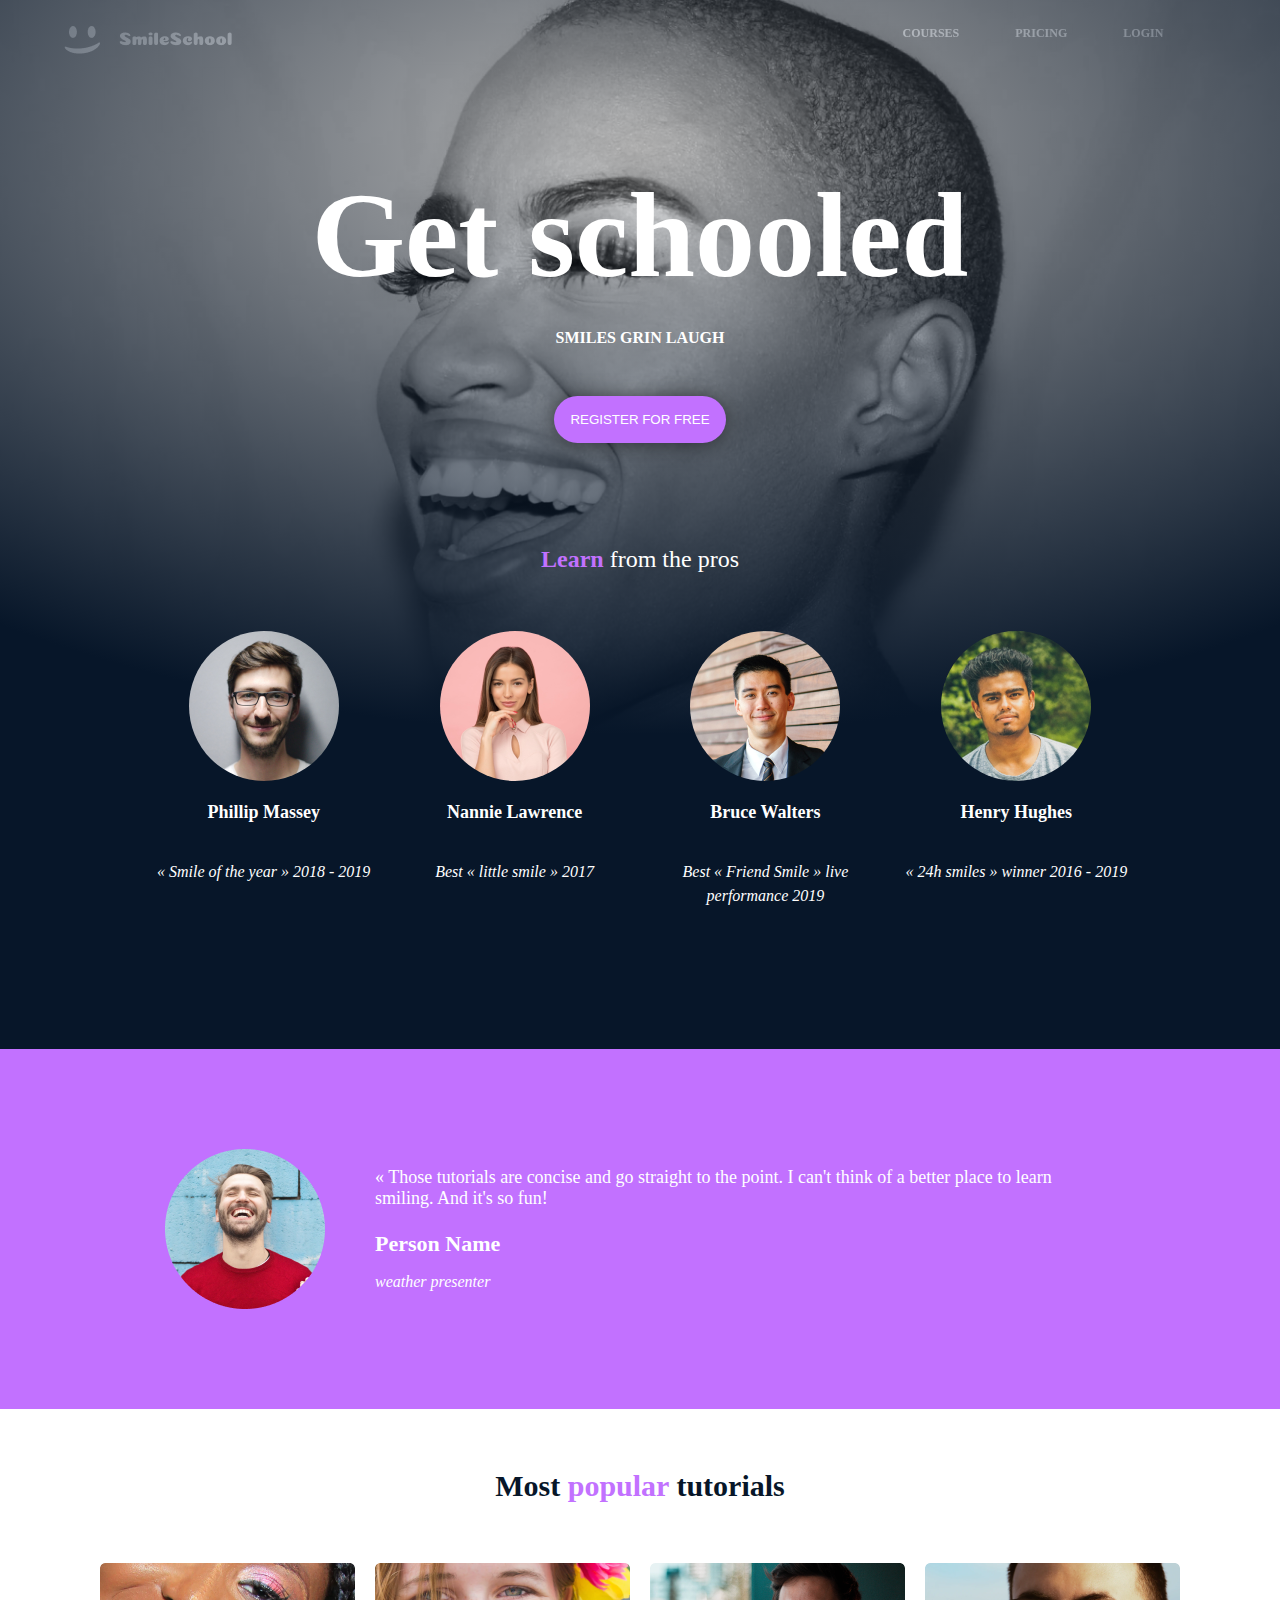
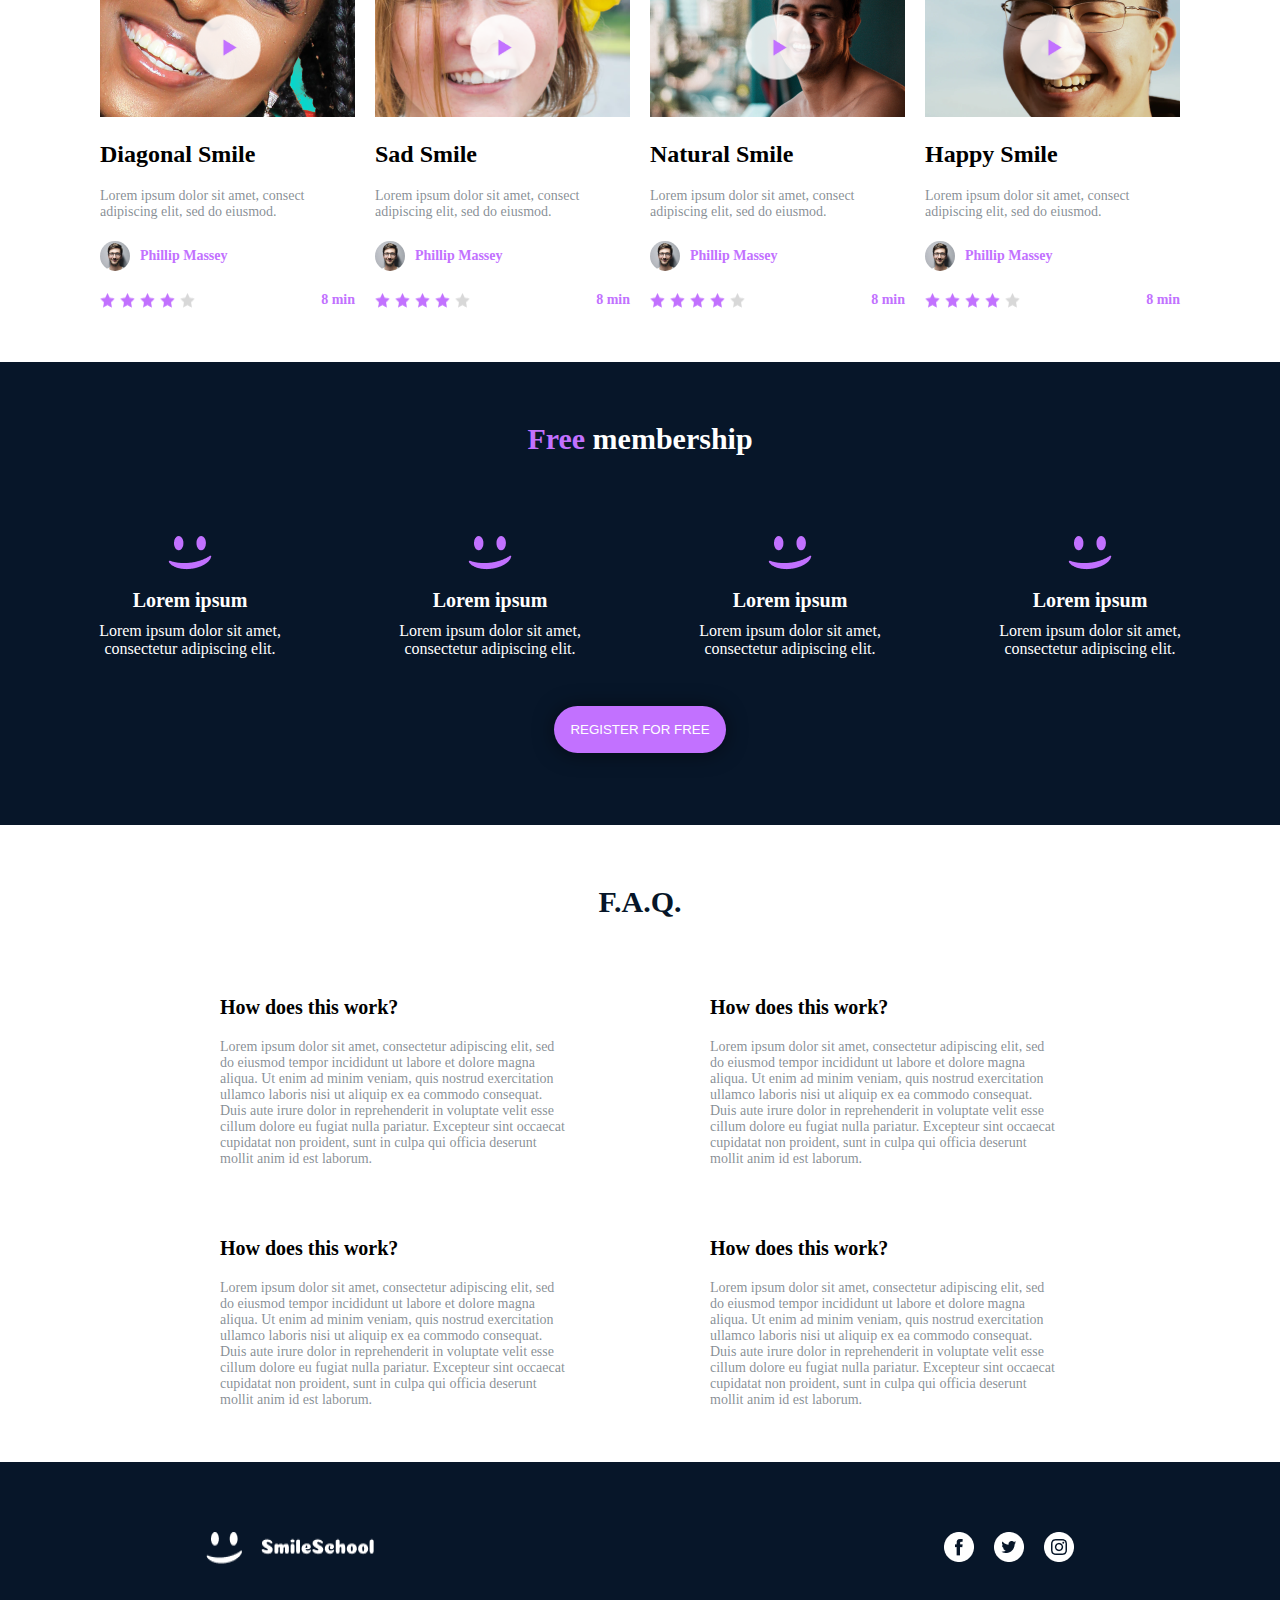
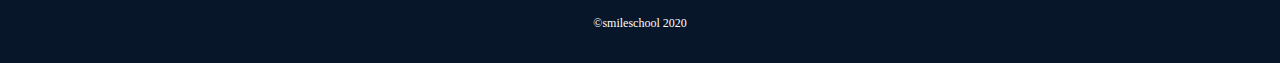
<file: css_advanced/index.html>
<!DOCTYPE html>
<html lang="en">
  <head>
    <meta charset="UTF-8" />
    <meta name="viewport" content="width=device-width, initial-scale=1.0" />
    <title>Smile School Homepage</title>
    <link rel="stylesheet" href="styles.css" />
  </head>

  <body>
    <header>
      <div>
        <a href="index.html">
          <img src="./images/logo.png" class="logo" alt="smile logo" />
        </a>
      </div>
      <div class="nav-links">
        <a href="courses.html">COURSES</a>
        <a href="pricing.html">PRICING</a>
        <a href="login.html">LOGIN</a>
      </div>
    </header>
    <main>
      <!-- banner section -->
      <section class="banner">
        <div class="banner__learn">
          <h1>Get schooled</h1>
          <p>SMILES GRIN LAUGH</p>
          <button>REGISTER FOR FREE</button>
        </div>
        <div class="banner__courses">
          <h2><span class="dcolor">Learn</span> from the pros</h2>
          <div class="banner__courses__cards__container">
            <div class="banner__courses__card">
              <img src="./images/philip.png" alt="profile" />
              <h3>Phillip Massey</h3>
              <p>« Smile of the year » 2018 - 2019</p>
            </div>
            <div class="banner__courses__card">
              <img src="./images/nannie.png" alt="profile" />
              <h3>Nannie Lawrence</h3>
              <p>Best « little smile » 2017</p>
            </div>
            <div class="banner__courses__card">
              <img src="./images/bruce.png" alt="profile" />
              <h3>Bruce Walters</h3>
              <p>Best « Friend Smile » live performance 2019</p>
            </div>
            <div class="banner__courses__card">
              <img src="./images/henry.png" alt="profile" />
              <h3>Henry Hughes</h3>
              <p>« 24h smiles » winner 2016 - 2019</p>
            </div>
          </div>
        </div>
      </section>
      <!-- quote section -->
      <section class="quotes">
        <div class="quotes__inner">
          <img src="./images/avatar.png" alt="avatar" />
          <div>
            <blockquote>
              « Those tutorials are concise and go straight to the point. I
              can't think of a better place to learn smiling. And it's so fun!
            </blockquote>
            <p class="names">Person Name</p>
            <p class="presenter">weather presenter</p>
          </div>
        </div>
      </section>
      <!-- videos section -->
      <section class="videos">
        <h1>Most <span class="dcolor">popular</span> tutorials</h1>
        <div class="videos__inner">
          <div>
            <div class="preview">
              <img
                src="./images/preview_diag.png"
                alt="Preview"
                class="preview__image"
              />
              <img src="./images/play.png" alt="play" class="play__button" />
            </div>
            <h2>Diagonal Smile</h2>
            <p>
              Lorem ipsum dolor sit amet, consect adipiscing elit, sed do
              eiusmod.
            </p>
            <div class="profile">
              <img src="./images/philip_sm.png" alt="profile" />
              <h3>Phillip Massey</h3>
            </div>
            <div class="ratings">
              <!-- star ratings -->
              <div>
                <img src="./images/Star_1.png" alt="Star" />
                <img src="./images/Star_1.png" alt="Star" />
                <img src="./images/Star_1.png" alt="Star" />
                <img src="./images/Star_1.png" alt="Star" />
                <img src="./images/Star_5.png" alt="Star" />
              </div>
              <p>8 min</p>
            </div>
          </div>

          <div>
            <div class="preview">
              <img
                src="./images/preview_sad.png"
                alt="Preview"
                class="preview__image"
              />
              <img src="./images/play.png" alt="play" class="play__button" />
            </div>
            <h2>Sad Smile</h2>
            <p>
              Lorem ipsum dolor sit amet, consect adipiscing elit, sed do
              eiusmod.
            </p>
            <div class="profile">
              <img src="./images/philip_sm.png" alt="profile" />
              <h3>Phillip Massey</h3>
            </div>
            <div class="ratings">
              <!-- star ratings -->
              <div>
                <img src="./images/Star_1.png" alt="Star" />
                <img src="./images/Star_1.png" alt="Star" />
                <img src="./images/Star_1.png" alt="Star" />
                <img src="./images/Star_1.png" alt="Star" />
                <img src="./images/Star_5.png" alt="Star" />
              </div>
              <p>8 min</p>
            </div>
          </div>

          <div>
            <div class="preview">
              <img
                src="./images/preview_nat.png"
                alt="Preview"
                class="preview__image"
              />
              <img src="./images/play.png" alt="play" class="play__button" />
            </div>
            <h2>Natural Smile</h2>
            <p>
              Lorem ipsum dolor sit amet, consect adipiscing elit, sed do
              eiusmod.
            </p>
            <div class="profile">
              <img src="./images/philip_sm.png" alt="profile" />
              <h3>Phillip Massey</h3>
            </div>
            <div class="ratings">
              <!-- star ratings -->
              <div>
                <img src="./images/Star_1.png" alt="Star" />
                <img src="./images/Star_1.png" alt="Star" />
                <img src="./images/Star_1.png" alt="Star" />
                <img src="./images/Star_1.png" alt="Star" />
                <img src="./images/Star_5.png" alt="Star" />
              </div>
              <p>8 min</p>
            </div>
          </div>

          <div>
            <div class="preview">
              <img
                src="./images/preview_hap.png"
                alt="Preview"
                class="preview__image"
              />
              <img src="./images/play.png" alt="play" class="play__button" />
            </div>
            <h2>Happy Smile</h2>
            <p>
              Lorem ipsum dolor sit amet, consect adipiscing elit, sed do
              eiusmod.
            </p>
            <div class="profile">
              <img src="./images/philip_sm.png" alt="profile" />
              <h3>Phillip Massey</h3>
            </div>
            <div class="ratings">
              <!-- star ratings -->
              <div>
                <img src="./images/Star_1.png" alt="Star" />
                <img src="./images/Star_1.png" alt="Star" />
                <img src="./images/Star_1.png" alt="Star" />
                <img src="./images/Star_1.png" alt="Star" />
                <img src="./images/Star_5.png" alt="Star" />
              </div>
              <p>8 min</p>
            </div>
          </div>
        </div>
      </section>
      <!-- membership section -->
      <section class="membership">
        <h1><span class="active">Free</span> membership</h1>
        <div class="row">
          <div>
            <img src="./images/smile.png" alt="teacher1" />
            <h2>Lorem ipsum</h2>
            <p>Lorem ipsum dolor sit amet, consectetur adipiscing elit.</p>
          </div>

          <div>
            <img src="./images/smile.png" alt="smile" />
            <h2>Lorem ipsum</h2>
            <p>Lorem ipsum dolor sit amet, consectetur adipiscing elit.</p>
          </div>

          <div>
            <img src="./images/smile.png" alt="smile" />
            <h2>Lorem ipsum</h2>
            <p>Lorem ipsum dolor sit amet, consectetur adipiscing elit.</p>
          </div>

          <div>
            <img src="./images/smile.png" alt="smile" />
            <h2>Lorem ipsum</h2>
            <p>Lorem ipsum dolor sit amet, consectetur adipiscing elit.</p>
          </div>
        </div>
        <button>REGISTER FOR FREE</button>
      </section>
      <!-- FAQ section -->
      <section class="faq">
        <h1>F.A.Q.</h1>
        <div class="faq__inner">
          <div>
            <div>
              <h2>How does this work?</h2>
              <p>
                Lorem ipsum dolor sit amet, consectetur adipiscing elit, sed do
                eiusmod tempor incididunt ut labore et dolore magna aliqua. Ut
                enim ad minim veniam, quis nostrud exercitation ullamco laboris
                nisi ut aliquip ex ea commodo consequat. Duis aute irure dolor
                in reprehenderit in voluptate velit esse cillum dolore eu fugiat
                nulla pariatur. Excepteur sint occaecat cupidatat non proident,
                sunt in culpa qui officia deserunt mollit anim id est laborum.
              </p>
            </div>
            <div>
              <h2>How does this work?</h2>
              <p>
                Lorem ipsum dolor sit amet, consectetur adipiscing elit, sed do
                eiusmod tempor incididunt ut labore et dolore magna aliqua. Ut
                enim ad minim veniam, quis nostrud exercitation ullamco laboris
                nisi ut aliquip ex ea commodo consequat. Duis aute irure dolor
                in reprehenderit in voluptate velit esse cillum dolore eu fugiat
                nulla pariatur. Excepteur sint occaecat cupidatat non proident,
                sunt in culpa qui officia deserunt mollit anim id est laborum.
              </p>
            </div>
          </div>
          <div>
            <div>
              <h2>How does this work?</h2>
              <p>
                Lorem ipsum dolor sit amet, consectetur adipiscing elit, sed do
                eiusmod tempor incididunt ut labore et dolore magna aliqua. Ut
                enim ad minim veniam, quis nostrud exercitation ullamco laboris
                nisi ut aliquip ex ea commodo consequat. Duis aute irure dolor
                in reprehenderit in voluptate velit esse cillum dolore eu fugiat
                nulla pariatur. Excepteur sint occaecat cupidatat non proident,
                sunt in culpa qui officia deserunt mollit anim id est laborum.
              </p>
            </div>
            <div>
              <h2>How does this work?</h2>
              <p>
                Lorem ipsum dolor sit amet, consectetur adipiscing elit, sed do
                eiusmod tempor incididunt ut labore et dolore magna aliqua. Ut
                enim ad minim veniam, quis nostrud exercitation ullamco laboris
                nisi ut aliquip ex ea commodo consequat. Duis aute irure dolor
                in reprehenderit in voluptate velit esse cillum dolore eu fugiat
                nulla pariatur. Excepteur sint occaecat cupidatat non proident,
                sunt in culpa qui officia deserunt mollit anim id est laborum.
              </p>
            </div>
          </div>
        </div>
      </section>
    </main>
    <footer>
      <div class="footer__inner">
        <div>
          <img src="./images/logo.png" alt="logo" />
          <div>
            <!-- social image links -->
            <a href="#"><img src="./images/Facebook.png" alt="Facebook" /></a>
            <a href="#"><img src="./images/Twitter.png" alt="Twitter" /></a>
            <a href="#"><img src="./images/Instagram.png" alt="Instagram" /></a>
          </div>
        </div>
        <p>©smileschool 2020</p>
      </div>
    </footer>
  </body>
</html>
</file>
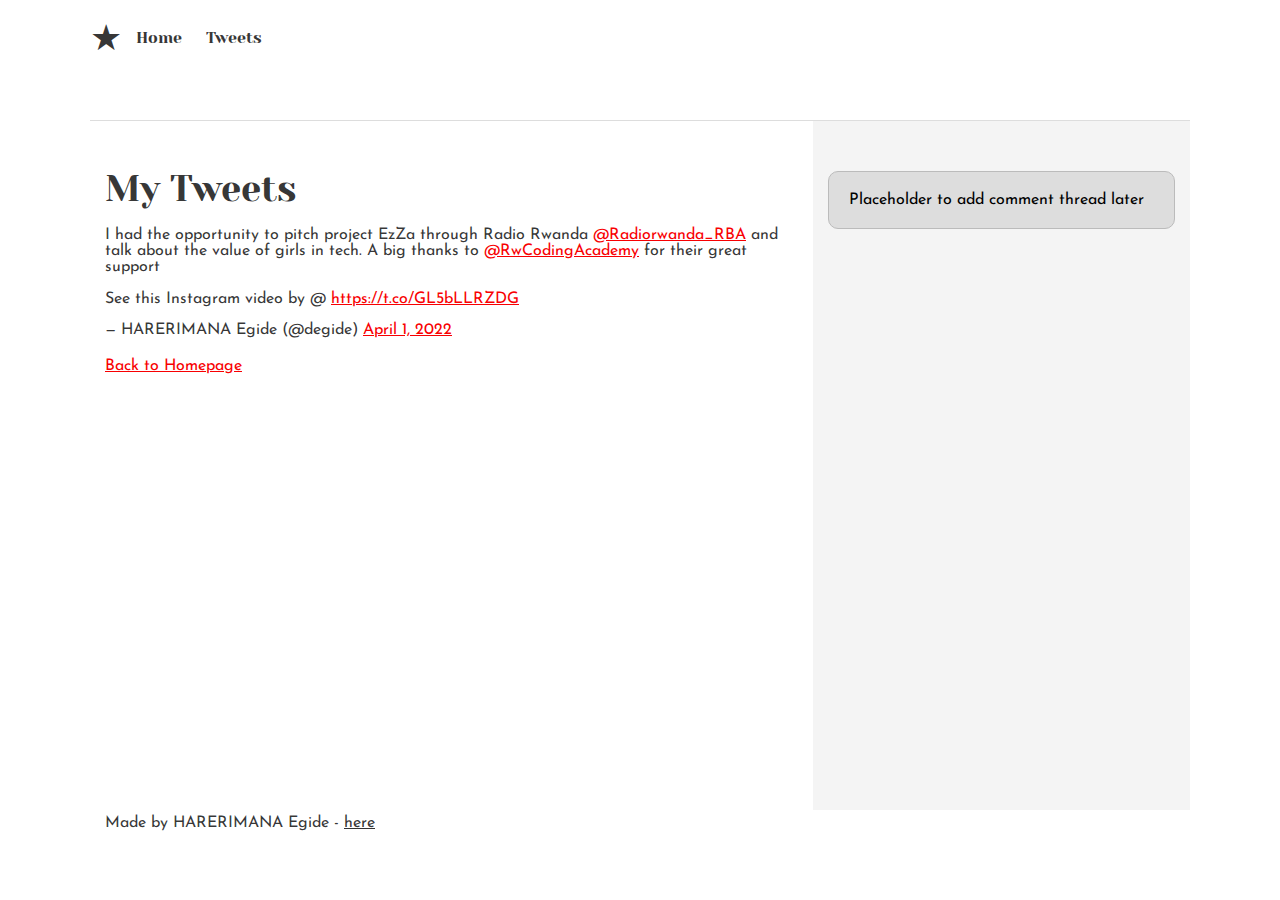
<file: css_basic/tweets.html>
<!DOCTYPE html>
<html lang="en">
  <head>
    <meta charset="UTF-8" />
    <meta name="viewport" content="width=device-width, initial-scale=1.0" />
    <title>Tweets</title>
    <link href="base.css" rel="stylesheet" />
    <link href="styles.css" rel="stylesheet" />
  </head>

  <body class="works_on_smartphone">
    <header>
      <ul>
        <li class="logo">&#9733;</li>
        <li><a href="index.html">Home</a></li>
        <li><a href="tweets.html">Tweets</a></li>
      </ul>
    </header>
    <main>
      <article>
        <h1>My Tweets</h1>

        <blockquote class="twitter-tweet">
          <p lang="en" dir="ltr">
            I had the opportunity to pitch project EzZa through Radio Rwanda
            <a href="https://twitter.com/Radiorwanda_RBA?ref_src=twsrc%5Etfw"
              >@Radiorwanda_RBA</a
            >
            and talk about the value of girls in tech. A big thanks to
            <a href="https://twitter.com/RwCodingAcademy?ref_src=twsrc%5Etfw"
              >@RwCodingAcademy</a
            >
            for their great support<br /><br />See this Instagram video by @
            <a href="https://t.co/GL5bLLRZDG">https://t.co/GL5bLLRZDG</a>
          </p>
          &mdash; HARERIMANA Egide (@degide)
          <a
            href="https://twitter.com/IrakozeLoraine/status/1509937540215853064?ref_src=twsrc%5Etfw"
            >April 1, 2022</a
          >
        </blockquote>
        <script
          async
          src="https://platform.twitter.com/widgets.js"
          charset="utf-8"
        ></script>
        <!-- Link back to index.html -->
        <a href="index.html" class="navigation-link">Back to Homepage</a>
      </article>
      <aside>
        <p>Placeholder to add comment thread later</p>
      </aside>
    </main>
    <footer>
      <p>
        Made by HARERIMANA Egide -
        <a href="https://github.com/degide" target="_blank">here</a>
      </p>
    </footer>
  </body>
</html>
</file>
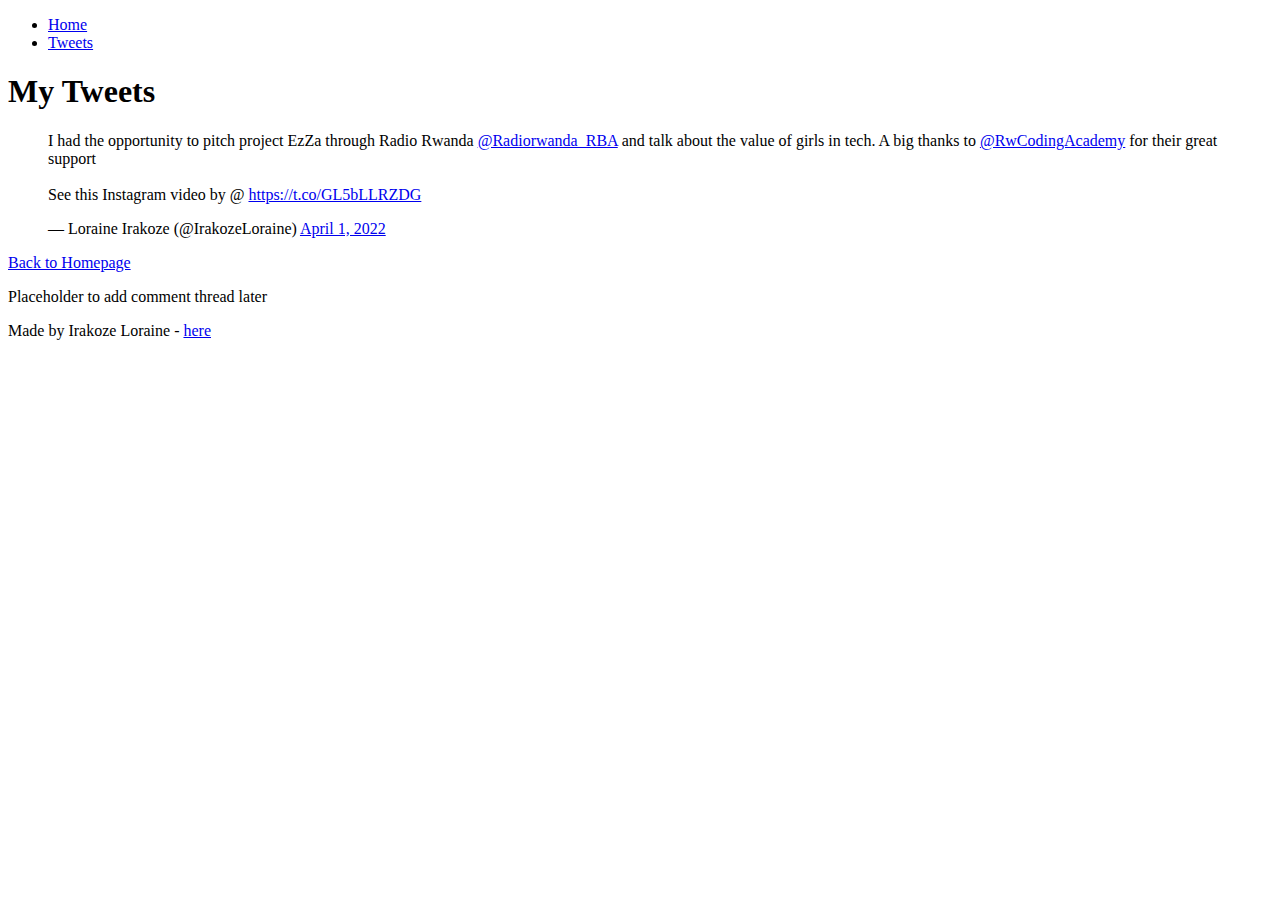
<file: html_basic/tweets.html>
<!DOCTYPE html>
<html lang="en">
  <head>
    <meta charset="UTF-8" />
    <meta name="viewport" content="width=device-width, initial-scale=1.0" />
    <title>Tweets</title>
  </head>
  <body>
    <header>
      <ul>
        <li><a href="index.html">Home</a></li>
        <li><a href="tweets.html">Tweets</a></li>
      </ul>
    </header>
    <main>
      <article>
        <h1>My Tweets</h1>

        <blockquote class="twitter-tweet">
          <p lang="en" dir="ltr">
            I had the opportunity to pitch project EzZa through Radio Rwanda
            <a href="https://twitter.com/Radiorwanda_RBA?ref_src=twsrc%5Etfw"
              >@Radiorwanda_RBA</a
            >
            and talk about the value of girls in tech. A big thanks to
            <a href="https://twitter.com/RwCodingAcademy?ref_src=twsrc%5Etfw"
              >@RwCodingAcademy</a
            >
            for their great support<br /><br />See this Instagram video by @
            <a href="https://t.co/GL5bLLRZDG">https://t.co/GL5bLLRZDG</a>
          </p>
          &mdash; Loraine Irakoze (@IrakozeLoraine)
          <a
            href="https://twitter.com/IrakozeLoraine/status/1509937540215853064?ref_src=twsrc%5Etfw"
            >April 1, 2022</a
          >
        </blockquote>
        <script
          async
          src="https://platform.twitter.com/widgets.js"
          charset="utf-8"
        ></script>

        <!-- Link back to index.html -->
        <a href="index.html">Back to Homepage</a>
      </article>
      <aside>
        <p>Placeholder to add comment thread later</p>
      </aside>
    </main>
    <footer>
      <p>
        Made by Irakoze Loraine -
        <a href="https://github.com/IrakozeLoraine" target="_blank">here</a>
      </p>
    </footer>
  </body>
</html>
</file>
<file: css_advanced/styles.css>
body {
  padding: 0;
  margin: 0;
  font-family: 'Source Sans Pro';
  font-style: normal;
}

header {
  display: flex;
  flex-direction: row;
  flex: auto;
  background-image: url('./images/banner.png');
  background-repeat: no-repeat;
  background-size: cover;
  padding: 2% 5% 2% 5%;
  filter: grayscale(100%);
  position: absolute;
  left: -0.025%;
  right: -0.025%;
  top: 0%;
  justify-content: space-between;
  bottom: -26.48%;
  height: 100vh;
}

.nav-links {
  font-weight: 700;
  font-size: 12px;
}

.nav-links > a {
  font-weight: 700;
  font-size: 12px;
  line-height: 15px;
  color: #ffffff;
  padding-right: 53px;
  text-transform: uppercase;
  text-decoration: none;
}

.banner {
  left: 20%;
  right: 20%;
  display: flex;
  flex-direction: column;
  background: radial-gradient(
    85.9% 55.9% at 50% 14.1%,
    rgba(41, 48, 61, 0.0001) 0%,
    #071629 100%
  );
  color: white;
}

.banner__learn {
  display: flex;
  flex-direction: column;
  padding-top: 5rem;
}

.banner__learn > h1 {
  height: 151px;
  font-weight: 700;
  font-size: 120px;
  line-height: 151px;
  text-align: center;
  color: #ffffff;
  z-index: 20;
}

.banner__learn > p {
  height: 20px;
  position: relative;
  margin-top: -5%;
  text-align: center;
  font-weight: 700;
  font-size: 16px;
  line-height: 20px;
  color: #ffffff;
  display: flex;
  justify-content: space-around;
  margin-left: 38%;
  margin-right: 38%;
}

.banner__learn > button,
.membership button {
  background: #c271ff;
  border-radius: 25px;
  border: none;
  padding: 0.7rem;
  color: white;
  font-weight: 500;
  box-shadow: 0px 1px 20px rgba(0, 0, 0, 0.5);
  position: relative;
  align-self: center;
  margin: 2rem;
  padding: 1rem;
  cursor: pointer;
}

.dcolor {
  color: #c271ff;
}

.banner__courses {
  padding: 1%;
  display: flex;
  flex-direction: column;
  z-index: 20;
}

.banner__courses > h2 {
  align-self: center;
  padding: 2rem;
  font-weight: 300;
  line-height: 40px;
}

.banner__courses .dcolor {
  font-weight: 700;
}

.banner__courses__cards__container {
  display: flex;
  flex-direction: row;
  justify-content: center;
}

.banner__courses__card {
  width: 20%;
  margin-bottom: 7rem;
  display: flex;
  flex-direction: column;
  justify-content: center;
  align-items: center;
}

.banner__courses__card > img {
  border-radius: 50%;
  max-width: 80%;
}

.banner__courses__card > h3 {
  font-style: normal;
  font-weight: 900;
  font-size: 18px;
  line-height: 27px;
  text-align: center;
  color: #ffffff;
}

.banner__courses__card > p {
  height: 48px;
  font-family: 'Source Sans Pro';
  font-style: italic;
  font-weight: 400;
  font-size: 16px;
  line-height: 24px;
  text-align: center;
  color: #ffffff;
}

main {
  position: relative;
  display: flex;
  flex-direction: column;
  margin: 0;
}

.quotes {
  padding: 100px;
  background-color: #c271ff;
}

.quotes__inner {
  display: flex;
  flex-direction: row;
  justify-content: center;
}

.quotes__inner img {
  height: 160px;
  width: 160px;
}

.quotes__inner > div {
  margin-left: 50px;
  color: white;
}

.quotes__inner blockquote {
  max-width: 700px;
  font-size: 18px;
  margin-left: 0;
}

.quotes__inner .names {
  font-weight: 700;
  font-size: 22px;
  margin-bottom: 0;
}

.quotes__inner .presenter {
  font-style: italic;
}

.videos {
  background-color: white;
  padding: 40px;
}

.videos > h1 {
  font-size: 30px;
  font-weight: 700;
  text-align: center;
  color: #071629;
}

.videos__inner {
  display: flex;
  flex-direction: row;
  justify-content: space-between;
  padding-top: 40px;
  max-width: 90%;
  margin: auto;
}

.videos__inner > div {
  max-width: 255px;
}

.videos__inner .preview {
  position: relative;
}

.videos__inner > div > .preview img.preview__image {
  width: 100%;
  height: 154px;
  border-radius: 5px 5px 0px 0px;
  margin-bottom: 10px;
  object-fit: cover;
}

.videos__inner > div > .preview img.play__button {
  position: absolute;
  top: 50%;
  left: 50%;
  transform: translate(-50%, -50%);
  height: 65px;
  width: 65px;
  cursor: pointer;
}

.videos__inner > div > h2 {
  margin-top: 10px;
}

.videos__inner > div > p {
  color: #07162980;
  font-size: 14px;
}

.videos__inner .profile {
  display: flex;
  flex-direction: row;
  align-items: center;
}

.videos__inner .profile img {
  height: 30px;
  width: 30px;
  border-radius: 100%;
}

.videos__inner .profile h3 {
  margin-left: 10px;
  color: #c271ff;
  font-size: 14px;
  font-weight: 600;
}

.videos__inner .ratings {
  display: flex;
  flex-direction: row;
  justify-content: space-between;
  align-items: center;
}

.videos__inner .ratings > div {
  display: flex;
  flex-direction: row;
}

.videos__inner .ratings > div img {
  margin-right: 5px;
  height: 15px;
  width: 15px;
}

.videos__inner .ratings > p {
  color: #c271ff;
  font-size: 14px;
  font-weight: 600;
}

.membership {
  background-color: #071629;
  padding: 40px;
  display: flex;
  flex-direction: column;
  justify-content: center;
}

.membership > h1 {
  color: white;
  font-size: 30px;
  font-weight: 700;
  text-align: center;
}

.membership > h1 > span {
  color: #c271ff;
}

.membership .row {
  display: flex;
  flex-direction: row;
  justify-content: space-around;
  padding-top: 60px;
}

.membership .row > div {
  max-width: 220px;
  color: white;
  display: flex;
  flex-direction: column;
  align-items: center;
  justify-content: center;
}

.membership .row > div > h2 {
  font-size: 20px;
  font-weight: 700;
  margin-bottom: 0;
  margin-bottom: 10px;
  text-align: center;
}

.membership .row > div > p {
  font-size: 16px;
  font-weight: 400;
  margin-top: 0;
  text-align: center;
}

.faq {
  background-color: white;
  padding: 40px;
}

.faq > h1 {
  font-size: 30px;
  font-weight: 700;
  text-align: center;
  color: #071629;
}

.faq__inner > div {
  display: flex;
  flex-direction: row;
  justify-content: space-between;
  padding-top: 40px;
  max-width: 70%;
  margin: auto;
}

.faq__inner > div > div {
  max-width: 350px;
}

.faq__inner > div > div > h2 {
  font-size: 20px;
  font-weight: 700;
  margin-bottom: 0;
  margin-bottom: 20px;
  text-align: left;
}

.faq__inner > div > div > p {
  font-size: 14px;
  font-weight: 400;
  margin-top: 0;
  text-align: left;
  color: #07162980;
}

footer {
  background-color: #071629;
  padding: 20px;
}

.footer__inner > div {
  display: flex;
  flex-direction: row;
  justify-content: space-between;
  max-width: 70%;
  margin: auto;
  margin-top: 50px;
  margin-bottom: 50px;
}

.footer__inner > div > div {
  display: flex;
  flex-direction: row;
}

.footer__inner > div > div a {
  margin-left: 20px;
}

.footer__inner > p {
  text-align: center;
  font-size: 12px;
  color: white;
}

/* make the homepage responsive on mobile screens */

@media only screen and (max-width: 600px) {
  header {
    background-size: 100% 100%;
    padding: 2% 5% 2% 5%;
  }

  .banner {
    left: 0;
    right: 0;
    margin-bottom: 0;
  }

  .banner__learn > h1 {
    font-size: 60px;
    line-height: 75px;
  }

  .banner__learn > p {
    font-size: 12px;
    line-height: 15px;
    margin-left: 20%;
    margin-right: 20%;
  }

  .banner__courses > h2 {
    font-size: 16px;
    line-height: 20px;
  }

  .banner__courses__card {
    width: 100%;
    margin-bottom: 2rem;
  }

  .banner__courses__card > h3 {
    font-size: 14px;
    line-height: 21px;
  }

  .banner__courses__card > p {
    font-size: 12px;
    line-height: 18px;
  }

  .quotes {
    padding: 40px;
  }

  .quotes__inner img {
    height: 80px;
    width: 80px;
  }

  .quotes__inner > div {
    margin-left: 20px;
  }

  .quotes__inner blockquote {
    font-size: 14px;
  }

  .quotes__inner .names {
    font-size: 16px;
  }

  .quotes__inner .presenter {
    font-size: 14px;
  }

  .videos {
    padding: 20px;
  }

  .videos > h1 {
    font-size: 20px;
  }

  .videos__inner {
    flex-direction: column;
  }

  .videos__inner > div {
    max-width: 100%;
    margin-bottom: 20px;
  }

  .videos__inner > div > .preview img.preview__image {
    height: 100px;
  }

  .videos__inner > div > .preview img.play__button {
    height: 40px;
    width: 40px;
  }

  .videos__inner > div > h2 {
    font-size: 16px;
  }

  .videos__inner > div > p {
    font-size: 12px;
  }

  .videos__inner .profile img {
    height: 20px;
    width: 20px;
  }

  .videos__inner .profile h3 {
    font-size: 12px;
  }

  .videos__inner .ratings > div img {
    height: 10px;
    width: 10px;
  }

  .videos__inner .ratings > p {
    font-size: 12px;
  }

  .membership {
    padding: 20px;
  }

  .membership > h1 {
    font-size: 20px;
  }

  .membership .row {
    flex-direction: column;
    padding-top: 40px;
  }

  .membership .row > div {
    max-width: 100%;
    margin-bottom: 20px;
  }

  .membership .row > div > h2 {
    font-size: 16px;
  }

  .membership .row > div > p {
    font-size: 12px;
  }

  .faq {
    padding: 20px;
  }

  .faq > h1 {
    font-size: 20px;
  }

  .faq__inner > div {
    flex-direction: column;
  }

  .faq__inner > div > div {
    max-width: 100%;
    margin-bottom: 20px;
  }

  .faq__inner > div > div > h2 {
    font-size: 16px;
  }

  .faq__inner > div > div > p {
    font-size: 12px;
  }

  footer {
    padding: 10px;
  }

  .footer__inner > div {
    flex-direction: column;
  }

  .footer__inner > div > div {
    margin: 20px auto;
  }

  .footer__inner > p {
    font-size: 10px;
  }

  .nav-links > a {
    padding-right: 20px;
  }

  .banner__learn > button,
  .membership button {
    padding: 0.5rem;
    margin: 1rem;
  }
}
</file>
<file: css_basic/styles.css>
body {
  display: flex;
  flex-direction: column;
}

main {
  display: flex;
  flex-direction: row;
  flex: auto;
}

article {
  flex: 2;
  overflow-y: auto;
}

aside {
  flex: 1;
  overflow-y: auto;
  background-color: #f4f4f4;
}

.navigation-link {
  display: block;
  margin-top: 20px;
}
</file>
<file: css_basic/base.css>
/* Importing webfonts */
@import url(https://fonts.googleapis.com/css?family=Yeseva+One);
@import url(https://fonts.googleapis.com/css?family=Josefin+Sans:400,700,700italic,400italic);

/* CSS reset rules */

html,
body {
  height: 100%;
  min-height: 100%;
}

html,
body,
div,
span,
applet,
object,
iframe,
h1,
h2,
h3,
h4,
h5,
h6,
p,
blockquote,
pre,
a,
abbr,
acronym,
address,
big,
cite,
code,
del,
dfn,
img,
ins,
kbd,
q,
s,
samp,
small,
strike,
sub,
sup,
tt,
var,
b,
u,
i,
center,
dl,
dt,
dd,
fieldset,
form,
label,
legend,
table,
caption,
tbody,
tfoot,
thead,
tr,
th,
td,
article,
aside,
canvas,
details,
embed,
figure,
figcaption,
footer,
header,
hgroup,
menu,
nav,
output,
ruby,
section,
summary,
time,
mark,
audio,
video {
  margin: 0;
  padding: 0;
  border: 0;
  font-size: 100%;
  font: inherit;
  vertical-align: baseline;
}

/* HTML5 display-role reset for older browsers */
article,
aside,
details,
figcaption,
figure,
footer,
header,
hgroup,
menu,
nav,
section {
  display: block;
}

body {
  line-height: 1;
}

blockquote,
q {
  quotes: none;
}

blockquote:before,
blockquote:after,
q:before,
q:after {
  content: '';
  content: none;
}

table {
  border-collapse: collapse;
  border-spacing: 0;
}

/* Fonts and colors */

body {
  font-family: 'Josefin Sans', serif;
  color: rgba(0, 0, 0, 0.8);
}

h1,
h2,
h3,
h4,
h5,
h6,
header {
  font-family: 'Yeseva One', sans-serif;
}

article {
}

header {
  border-bottom: 1px solid rgb(221, 221, 221);
  transition: border-bottom-color 1s ease;
}

header a {
  color: rgba(0, 0, 0, 0.8);
}

aside {
  background: #fafafa;
}

aside p {
  border: 1px solid #bbb;
  background: #ddd;
  color: black;
}

footer a {
  color: rgba(0, 0, 0, 0.8);
}

a {
  color: #f80002;
}

/* Positioning and margins */

@media (min-width: 1100px) {
  body {
    width: 1100px;
    margin: 0 auto;
  }
}

article {
  padding: 50px 15px;
}

article > *:first-child {
  margin-top: 0;
}

aside {
  padding: 50px 15px;
}

header .right {
  float: right;
  margin: 0 10px 15px;
}

/* Header */
header {
  padding: 20px 0;
  height: 80px;
}

header ul {
  list-style: none;
  margin: 0;
  padding: 0;
}

header li {
  display: inline;
  vertical-align: middle;
}

header li:first-child {
  margin: 0;
}

header li a {
  margin: 0 10px;
}

header li.logo {
  font-size: 36px;
}

header a {
  text-decoration: none;
}

/* Aside */

aside p {
  border-radius: 10px;
  padding: 20px 20px;
}

/* Footer */

footer {
  padding: 5px 15px;
  height: 80px;
}

/* Text styles and margins */

p {
  margin-bottom: 15px;
}

h1 {
  font-size: 36px;
  margin: 40px 0 20px;
}

h2 {
  font-size: 32px;
  margin: 30px 0 15px;
}

h3 {
  font-size: 28px;
  margin: 25px 0 10px;
}

h4 {
  font-size: 20px;
  font-weight: bold;
  margin: 20px 0 10px;
}

h5 {
  font-size: 18px;
  font-weight: bold;
  margin: 15px 0 10px;
}

h6 {
  font-weight: bold;
  margin: 5px 0;
}

@media (max-width: 800px) {
  body.works_on_smartphone {
    display: block;
  }

  body.works_on_smartphone main {
    display: block;
  }

  header .right {
    float: none;
  }
}
</file>
